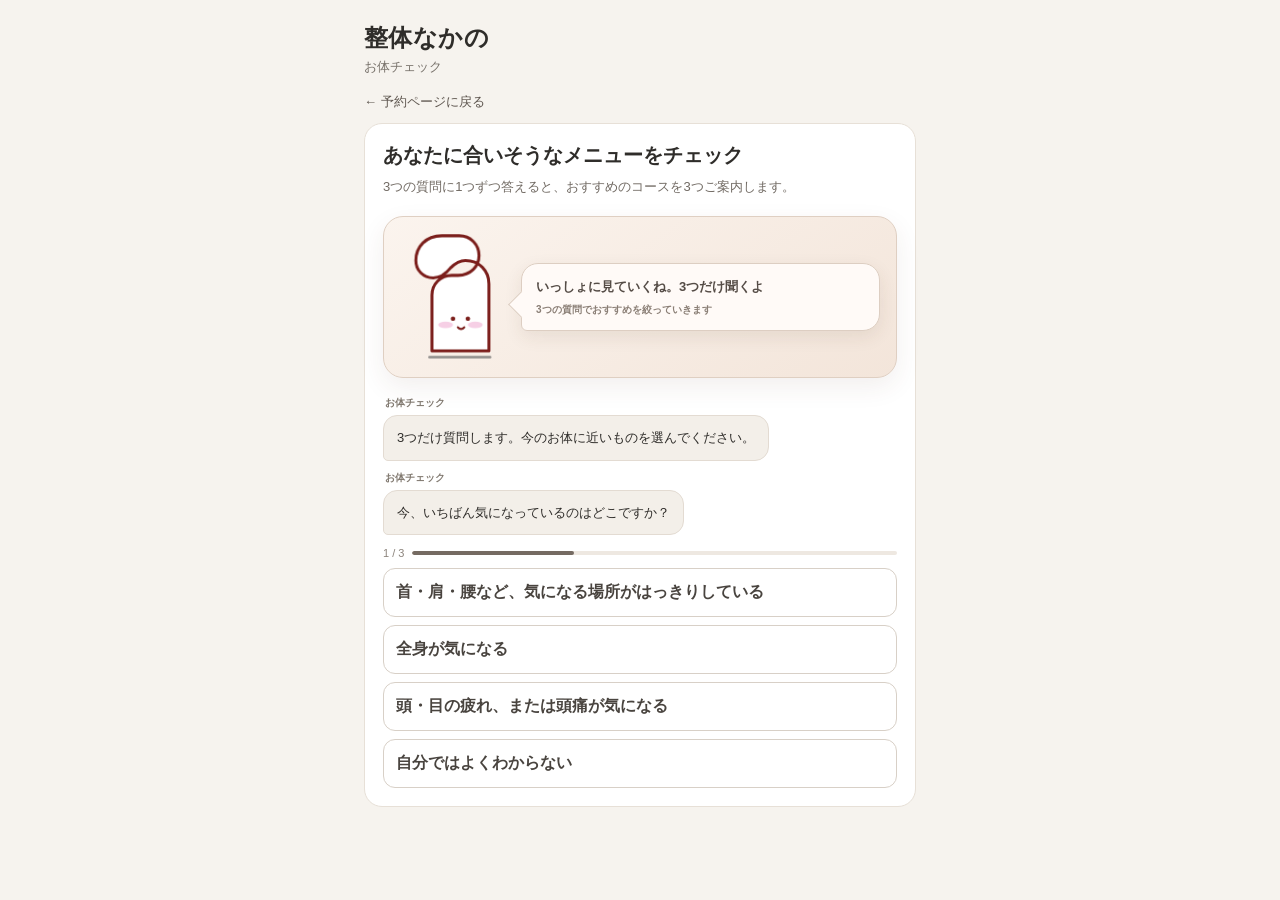
<file: body-check.html>
<!doctype html>
<html lang="ja">
<head>
<meta charset="utf-8">
<meta name="viewport" content="width=device-width,initial-scale=1,viewport-fit=cover">
<meta name="robots" content="noindex,nofollow">
<meta name="referrer" content="no-referrer">
<meta http-equiv="Cache-Control" content="no-cache, no-store, must-revalidate">
<meta http-equiv="Pragma" content="no-cache">
<meta http-equiv="Expires" content="0">
<title>整体なかの｜お体チェック</title>
<style>
*{box-sizing:border-box}html,body{max-width:100%;overflow-x:hidden}body{margin:0;background:#f6f3ee;color:#2f2d2a;font-family:-apple-system,BlinkMacSystemFont,"Segoe UI","Yu Gothic",Meiryo,sans-serif}main{max-width:580px;margin:auto;padding:22px 14px 70px}.header{margin-bottom:16px}.brand{font-size:24px;font-weight:800;letter-spacing:.02em}.sub{margin-top:4px;color:#77716a;font-size:13px}.card{background:#fff;border:1px solid #e7e0d7;border-radius:18px;padding:18px}.title{font-size:20px;font-weight:800}.lead{margin-top:7px;color:#716a63;font-size:13px;line-height:1.7}.chat{display:grid;gap:10px;margin-top:18px}.speaker{font-size:10px;font-weight:800;color:#817970;margin:0 0 -5px 2px}.bubble{max-width:88%;padding:11px 13px;border-radius:14px;font-size:13px;line-height:1.65}.bubble.guide{justify-self:start;background:#f3efe9;border:1px solid #e3dbd2;border-bottom-left-radius:5px}.bubble.user{justify-self:end;background:#61574d;color:#fff;border-bottom-right-radius:5px}.question{margin-top:12px;scroll-margin-top:18px}.progress{display:flex;align-items:center;gap:8px;font-size:11px;color:#8b837b;margin-bottom:9px}.progressTrack{height:4px;flex:1;background:#eee8e1;border-radius:99px;overflow:hidden}.progressFill{height:100%;background:#756b62;border-radius:99px;transition:width .25s ease}.answers{display:grid;gap:8px}.answer{width:100%;border:1px solid #d8d0c7;border-radius:12px;background:#fff;color:#49443f;padding:13px 12px;font:inherit;font-weight:700;text-align:left;transition:background .12s,border-color .12s,transform .08s;touch-action:manipulation}.answer:active{background:#f3eee8;transform:scale(.995)}.answer.selected{background:#eee7df;border-color:#61574d;box-shadow:0 0 0 1px #61574d inset}.answer:disabled{opacity:1}.liveThinking{display:flex;align-items:center;gap:8px;padding:10px 3px;color:#746d66;font-size:12px}.analyzing{margin-top:15px;padding:17px 12px;text-align:center;border-radius:13px;background:#faf8f5;border:1px solid #eee7df;color:#625c56;font-size:13px;line-height:1.7}.dots{display:inline-flex;gap:4px;margin-right:7px;vertical-align:middle}.dots i{display:block;width:5px;height:5px;border-radius:50%;background:#776e66;animation:dot 1s infinite ease-in-out}.dots i:nth-child(2){animation-delay:.15s}.dots i:nth-child(3){animation-delay:.3s}@keyframes dot{0%,60%,100%{opacity:.25;transform:translateY(0)}30%{opacity:1;transform:translateY(-2px)}}.hidden{display:none!important}.result{margin-top:16px}.resultTitle{font-size:18px;font-weight:800}.resultSummary{margin-top:8px;padding:12px;border-radius:12px;background:#edf4ee;border:1px solid #cbdccb;font-size:12px;line-height:1.7;color:#536053}.resultList{display:grid;gap:10px;margin-top:11px}.resultItem{padding:13px;border:1px solid #e0ddd8;border-radius:13px;background:#fff}.resultTop{display:flex;align-items:flex-start;justify-content:space-between;gap:12px}.rank{font-size:10px;font-weight:800;color:#667266}.menuName{margin-top:2px;font-size:16px;font-weight:800}.price{font-size:14px;font-weight:800;color:#4c584c;white-space:nowrap;padding-top:13px}.reserve{display:block;width:100%;margin-top:10px;border:1px solid #61574d;border-radius:12px;background:#61574d;color:#fff;padding:12px;font-weight:800;text-align:center;text-decoration:none}.note{margin-top:10px;color:#8a837c;font-size:10px;line-height:1.6}.secondary{display:block;width:100%;margin-top:9px;border:1px solid #cfc6bc;border-radius:12px;background:#fff;color:#49443f;padding:12px;font:inherit;font-weight:700;text-align:center;text-decoration:none}.change{width:100%;margin-top:10px;border:0;background:transparent;color:#6f6861;text-decoration:underline;padding:8px;font:inherit;font-size:12px}.back{display:inline-block;margin:0 0 12px;color:#5e564f;font-size:13px;text-decoration:none}

.aiCompanion{display:flex;align-items:center;gap:12px;margin:15px 0 2px;padding:11px 13px;border:1px solid #e9e0d7;border-radius:16px;background:#fbf8f4}.aiMascot{width:64px;height:82px;flex:0 0 64px;transform-origin:50% 90%;animation:mascotFloat 3.2s ease-in-out infinite}.aiMascot svg{display:block;width:100%;height:100%;overflow:visible}.aiEye{transform-box:fill-box;transform-origin:center;animation:mascotBlink 4.6s infinite}.aiCheek{animation:mascotCheek 2.8s ease-in-out infinite}.aiStatus{min-width:0;color:#5f5852;font-size:12px;line-height:1.65;font-weight:700}.aiStatusSmall{display:block;margin-top:2px;color:#908880;font-size:10px;font-weight:600}.aiCompanion.thinking .aiMascot{animation:mascotThink .48s ease-in-out infinite alternate}.aiCompanion.thinking .aiCheek{animation:mascotCheekFast .7s ease-in-out infinite alternate}.aiCompanion.done .aiMascot{animation:mascotDone .72s cubic-bezier(.2,.8,.3,1.2) 1,mascotFloat 3.2s .72s ease-in-out infinite}@keyframes mascotFloat{0%,100%{transform:translateY(0) rotate(-.8deg)}50%{transform:translateY(-4px) rotate(.8deg)}}@keyframes mascotBlink{0%,44%,48%,100%{transform:scaleY(1)}46%{transform:scaleY(.12)}}@keyframes mascotCheek{0%,100%{opacity:.55}50%{opacity:1}}@keyframes mascotCheekFast{from{opacity:.45;transform:scale(.92)}to{opacity:1;transform:scale(1.08)}}@keyframes mascotThink{from{transform:translateY(-1px) rotate(-3deg)}to{transform:translateY(-3px) rotate(3deg)}}@keyframes mascotDone{0%{transform:translateY(0) scale(1)}45%{transform:translateY(-8px) scale(1.04)}75%{transform:translateY(1px) scale(.99)}100%{transform:translateY(0) scale(1)}}@media(prefers-reduced-motion:reduce){.aiMascot,.aiEye,.aiCheek,.aiCompanion.thinking .aiMascot,.aiCompanion.thinking .aiCheek,.aiCompanion.done .aiMascot{animation:none!important}}

/* body check mascot v2 */
.aiCompanion{position:relative;display:grid!important;grid-template-columns:106px minmax(0,1fr);align-items:center!important;gap:15px!important;margin:18px 0 7px!important;padding:15px 16px!important;border:1px solid #dfcfc2!important;border-radius:20px!important;background:linear-gradient(145deg,#fbf4ee 0%,#f3e5da 100%)!important;box-shadow:0 9px 26px rgba(83,53,38,.08);overflow:visible}
.aiMascot{width:100px!important;height:130px!important;flex:0 0 100px!important;justify-self:center;animation:mascotFloatBig 2.45s ease-in-out infinite!important;will-change:transform}
.aiStatus{position:relative;align-self:center;padding:13px 14px!important;border:1px solid #ddcec2;border-radius:17px 17px 17px 6px;background:#fffaf7;box-shadow:0 6px 18px rgba(83,53,38,.09);color:#554c46!important;font-size:13px!important;line-height:1.6!important;font-weight:800!important}
.aiStatus:before{content:"";position:absolute;left:-10px;top:31px;width:18px;height:18px;background:#fffaf7;border-left:1px solid #ddcec2;border-bottom:1px solid #ddcec2;transform:rotate(45deg)}
.aiStatusSmall{position:relative;z-index:1;margin-top:4px!important;color:#8a7e75!important;font-size:10px!important;line-height:1.5}
.aiCompanion.thinking .aiMascot{animation:mascotThinkBig .42s ease-in-out infinite alternate!important}.aiCompanion.done .aiMascot{animation:mascotDoneBig .9s cubic-bezier(.2,.8,.3,1.2) 1,mascotFloatBig 2.45s .9s ease-in-out infinite!important}
@keyframes mascotFloatBig{0%,100%{transform:translate3d(0,2px,0) rotate(-3deg) scale(1)}20%{transform:translate3d(4px,-5px,0) rotate(1deg) scale(1.02)}42%{transform:translate3d(-2px,-12px,0) rotate(4deg) scale(1.035)}64%{transform:translate3d(3px,-8px,0) rotate(-2deg) scale(1.02)}82%{transform:translate3d(-3px,-3px,0) rotate(-4deg) scale(1.01)}}
@keyframes mascotThinkBig{from{transform:translate3d(-5px,-5px,0) rotate(-10deg) scale(1.04)}to{transform:translate3d(6px,-12px,0) rotate(10deg) scale(1.09)}}
@keyframes mascotDoneBig{0%{transform:translateY(0) rotate(0) scale(1)}28%{transform:translateY(-20px) rotate(-8deg) scale(1.13)}52%{transform:translateY(-9px) rotate(8deg) scale(1.07)}74%{transform:translateY(3px) rotate(-4deg) scale(.98)}100%{transform:translateY(0) rotate(0) scale(1)}}
@media(max-width:420px){.aiCompanion{grid-template-columns:92px minmax(0,1fr);gap:12px!important;padding:13px!important}.aiMascot{width:90px!important;height:118px!important;flex-basis:90px!important}.aiStatus{font-size:12px!important;padding:12px!important}}
</style>
</head>
<body><main>
<header class="header"><div class="brand">整体なかの</div><div class="sub">お体チェック</div></header>
<a class="back" href="./">← 予約ページに戻る</a>
<section class="card">
  <div class="title">あなたに合いそうなメニューをチェック</div>
  <div class="lead">3つの質問に1つずつ答えると、おすすめのコースを3つご案内します。</div>
  <div class="aiCompanion" id="aiCompanion" aria-live="polite">
    <div class="aiMascot" aria-hidden="true">
      <svg viewBox="0 0 80 105" role="img">
        <path d="M23 96V51c0-9 7-16 16-16h5c10 0 17-7 17-16C61 10 54 3 45 3H31C18 3 10 12 10 23c0 8 6 14 14 14 6 0 10-3 14-8 4-4 7-6 12-6 11 0 19 8 19 19v54Z" fill="#fff" stroke="#7b1e1b" stroke-width="2.4" stroke-linecap="round" stroke-linejoin="round"/>
        <ellipse class="aiCheek" cx="34" cy="75" rx="6" ry="2.6" fill="#f6cfe5"/>
        <ellipse class="aiCheek" cx="58" cy="75" rx="6" ry="2.6" fill="#f6cfe5"/>
        <circle class="aiEye" cx="40" cy="70" r="1.8" fill="#7b1e1b"/>
        <circle class="aiEye" cx="52" cy="70" r="1.8" fill="#7b1e1b"/>
        <path d="M44 77c1.6 1.7 3.4 1.7 5 0" fill="none" stroke="#7b1e1b" stroke-width="1.8" stroke-linecap="round"/>
        <path d="M21 101h49" fill="none" stroke="#8c8a88" stroke-width="2" stroke-linecap="round"/>
      </svg>
    </div>
    <div class="aiStatus"><span id="aiStatusText">いっしょに見ていくね</span><span class="aiStatusSmall">3つの質問でおすすめを絞っていきます</span></div>
  </div>
  <div class="chat" id="chat"></div>
  <div class="question" id="questionArea"></div>
  <div class="analyzing hidden" id="analyzing"><span class="dots"><i></i><i></i><i></i></span>あなたに合いそうなコースをまとめています…</div>
  <div class="result hidden" id="result">
    <div class="resultTitle">おすすめメニュー</div>
    <div class="resultSummary" id="resultSummary"></div>
    <div class="resultList" id="resultList"></div>
    <div class="note">メニュー選びのための自動チェックです。医療上の診断ではありません。</div>
    <button class="change" id="changeAnswers" type="button">回答を変更する</button>
    <a class="secondary" href="./">予約ページに戻る</a>
  </div>
</section>
<script>
const menus={
  m30:{id:'m30',name:'30分コース',price:3980},
  m60:{id:'m60',name:'60分コース',price:6250},
  m90:{id:'m90',name:'90分コース',price:9350},
  m120:{id:'m120',name:'120分コース',price:12500},
  m60h:{id:'m60h',name:'60分＋ヘッド',price:9000},
  m90h:{id:'m90h',name:'90分＋ヘッド',price:11500},
  m120h:{id:'m120h',name:'120分＋ヘッド',price:14500}
};
const questions=[
  {key:'concern',text:'今、いちばん気になっているのはどこですか？',options:[
    ['part','首・肩・腰など、気になる場所がはっきりしている'],
    ['whole','全身が気になる'],
    ['head','頭・目の疲れ、または頭痛が気になる'],
    ['unsure','自分ではよくわからない']
  ]},
  {key:'severity',text:'そのつらさは、今どのくらいですか？',options:[
    ['mild','わからない・感じない'],
    ['ongoing','続いていて気になる'],
    ['strong','とてもつらい・何とかしてほしい']
  ]},
  {key:'approach',text:'今日は、どんな受け方をしたいですか？',options:[
    ['efficient','気になるところを中心に、効率よく受けたい'],
    ['balanced','全身をまんべんなく見てほしい'],
    ['deep','時間をかけて、細かいところまでしっかり見てほしい']
  ]}
];
const recommendations={
  part:{
    mild:{efficient:['m30','m60','m60h'],balanced:['m60h','m90','m90h'],deep:['m120h','m90h','m60h']},
    ongoing:{efficient:['m60','m60h','m90'],balanced:['m90','m90h','m120'],deep:['m120h','m90h','m60h']},
    strong:{efficient:['m60h','m90','m90h'],balanced:['m90h','m120','m120h'],deep:['m120h','m90h','m60h']}
  },
  whole:{
    mild:{efficient:['m30','m60','m90'],balanced:['m90','m120','m60h'],deep:['m120h','m90h','m60h']},
    ongoing:{efficient:['m60','m90','m120'],balanced:['m120','m60h','m90h'],deep:['m120h','m90h','m60h']},
    strong:{efficient:['m90','m120','m60h'],balanced:['m60h','m90h','m120h'],deep:['m120h','m90h','m60h']}
  },
  head:{
    mild:{efficient:['m60h','m60','m90'],balanced:['m90','m60h','m120'],deep:['m120h','m90h','m60h']},
    ongoing:{efficient:['m60h','m90h','m60'],balanced:['m90h','m120','m60h'],deep:['m120h','m90h','m60h']},
    strong:{efficient:['m90h','m60h','m120'],balanced:['m90h','m120h','m120'],deep:['m120h','m90h','m60h']}
  },
  unsure:{
    mild:{efficient:['m30','m60','m60h'],balanced:['m60h','m90','m90h'],deep:['m120h','m90h','m60h']},
    ongoing:{efficient:['m60','m60h','m90'],balanced:['m90','m90h','m120'],deep:['m120h','m90h','m60h']},
    strong:{efficient:['m60h','m90','m90h'],balanced:['m90h','m120','m120h'],deep:['m120h','m90h','m60h']}
  }
};
const state={concern:'',severity:'',approach:'',labels:[]};
const $=id=>document.getElementById(id);
const yen=n=>new Intl.NumberFormat('ja-JP',{style:'currency',currency:'JPY',maximumFractionDigits:0}).format(n);
function setAiMood(mood,text){
  const box=$('aiCompanion');
  if(!box)return;
  box.classList.remove('thinking','done');
  if(mood==='thinking')box.classList.add('thinking');
  if(mood==='done')box.classList.add('done');
  const t=$('aiStatusText');
  if(t&&text)t.textContent=text;
}
function bubble(kind,text,speaker=''){
  if(speaker){const s=document.createElement('div');s.className='speaker';s.textContent=speaker;$('chat').appendChild(s)}
  const b=document.createElement('div');b.className=`bubble ${kind}`;b.textContent=text;$('chat').appendChild(b);
  return b;
}
function dots(){return '<span class="dots"><i></i><i></i><i></i></span>'}
function scrollToQuestion(){
  requestAnimationFrame(()=>setTimeout(()=>$('questionArea').scrollIntoView({behavior:'smooth',block:'nearest'}),30));
}
function showQuestion(index){
  const q=questions[index];
  if(!q){
    setAiMood('thinking','おすすめを整理しています…');
    $('questionArea').classList.add('hidden');
    $('analyzing').classList.remove('hidden');
    $('analyzing').scrollIntoView({behavior:'smooth',block:'nearest'});
    setTimeout(showResult,520);
    return;
  }
  const area=$('questionArea');
  area.classList.remove('hidden');
  area.innerHTML=`<div class="progress"><span>${index+1} / ${questions.length}</span><span class="progressTrack"><span class="progressFill" style="display:block;width:${((index+1)/questions.length)*100}%"></span></span></div><div class="answers"></div>`;
  const list=area.querySelector('.answers');
  q.options.forEach(([value,label])=>{
    const btn=document.createElement('button');btn.type='button';btn.className='answer';btn.textContent=label;
    btn.onclick=()=>{
      const buttons=[...list.querySelectorAll('.answer')];
      buttons.forEach(x=>x.disabled=true);
      btn.classList.add('selected');
      state[q.key]=value;
      state.labels[index]=label;
      setAiMood('thinking','回答を見ています…');
      setTimeout(()=>{
        bubble('user',label);
        area.innerHTML=`<div class="liveThinking">${dots()}回答を見ています…</div>`;
        scrollToQuestion();
        setTimeout(()=>{
          if(index+1<questions.length){
            bubble('guide',questions[index+1].text,'お体チェック');
          }
          setAiMood('idle',index+1<questions.length?'次の質問です':'おすすめを整理しています…');
          showQuestion(index+1);
          scrollToQuestion();
        },260);
      },80);
    };
    list.appendChild(btn);
  });
  scrollToQuestion();
}
function showResult(){
  setAiMood('done','おすすめがまとまりました');
  const ids=recommendations[state.concern]?.[state.severity]?.[state.approach]||[];
  $('analyzing').classList.add('hidden');
  $('resultSummary').textContent=`「${state.labels[0]}」「${state.labels[1]}」「${state.labels[2]}」という回答から、施術範囲とボリュームのバランスで候補を選びました。`;
  const list=$('resultList');list.innerHTML='';
  ids.forEach((id,index)=>{
    const m=menus[id];if(!m)return;
    const item=document.createElement('div');item.className='resultItem';
    item.innerHTML=`<div class="resultTop"><div><div class="rank">おすすめ${index+1}</div><div class="menuName">${m.name}</div></div><div class="price">${yen(m.price)}</div></div><a class="reserve" href="./?menu=${encodeURIComponent(m.id)}&fromcheck=1">このメニューで予約へ進む</a>`;
    list.appendChild(item);
  });
  $('result').classList.remove('hidden');$('result').scrollIntoView({behavior:'smooth',block:'start'});
}
function start(){
  setAiMood('idle','3つだけ質問します');
  state.concern='';state.severity='';state.approach='';state.labels=[];
  $('chat').innerHTML='';$('result').classList.add('hidden');$('analyzing').classList.add('hidden');$('questionArea').classList.remove('hidden');
  bubble('guide','3つだけ質問します。今のお体に近いものを選んでください。','お体チェック');
  setTimeout(()=>{
    bubble('guide',questions[0].text,'お体チェック');
    showQuestion(0);
  },100);
  window.scrollTo({top:0,behavior:'smooth'});
}
$('changeAnswers').onclick=start;
start();

var aiTalkStep=0;
function setAiMood(mood,text){
 const box=$('aiCompanion');if(!box)return;
 if(text==='3つだけ質問します'){aiTalkStep=0;text='いっしょに見ていくね。3つだけ聞くよ'}
 else if(text==='回答を見ています…')text='ありがとう。回答を見てるよ…';
 else if(text==='次の質問です')text=aiTalkStep++===0?'ありがとう、次も教えてね':'いい感じに絞れてきたよ。あと1つ！';
 else if(text==='おすすめを整理しています…')text='あなたに合いそうなコースを考えてるよ…';
 else if(text==='おすすめがまとまりました')text='おすすめをまとめたよ。気になるものから選んでね';
 box.classList.remove('thinking','done');if(mood==='thinking')box.classList.add('thinking');if(mood==='done')box.classList.add('done');const t=$('aiStatusText');if(t&&text)t.textContent=text
}
</script>
</main></body></html>
</file>
